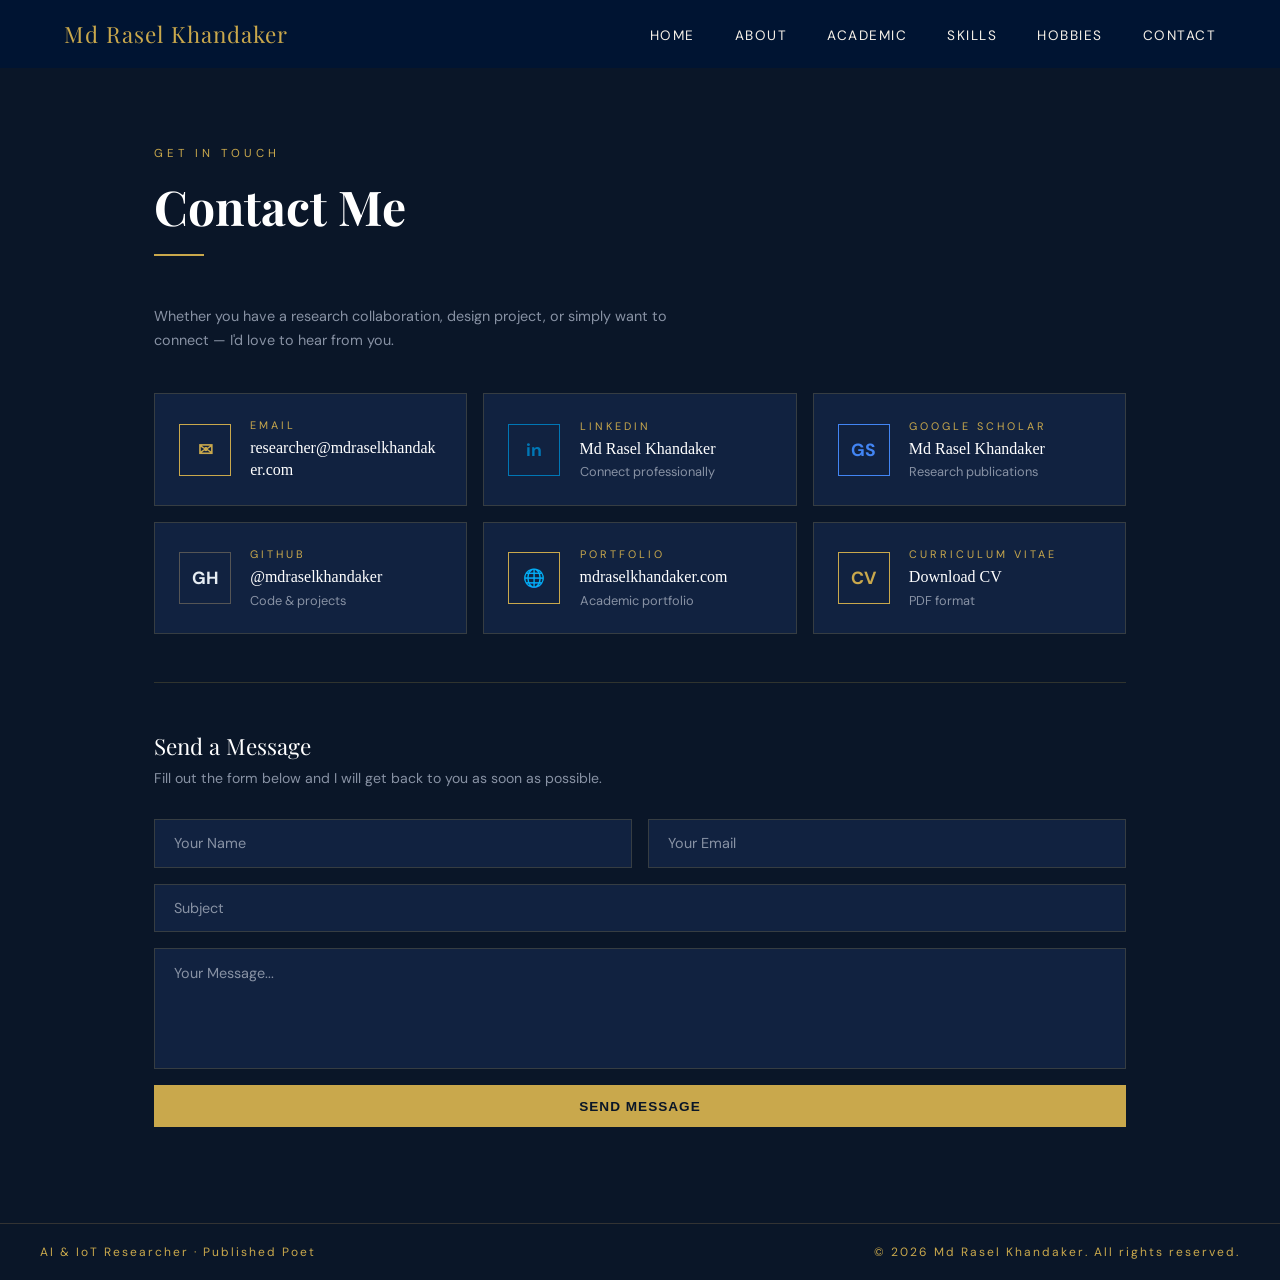
<file: contact.html>
<!DOCTYPE html>
<html lang="en">
<head>
  <meta charset="UTF-8">
  <link rel="stylesheet" href="style.css">
  <meta name="viewport" content="width=device-width, initial-scale=1.0">
  <title>Contact — Md Rasel Khandaker</title>
  <link rel="icon" href="data:image/svg+xml,<svg xmlns=%22http://www.w3.org/2000/svg%22 viewBox=%220 0 100 100%22><text y=%22.9em%22 font-size=%2290%22>📩</text></svg>">
  <style>
    .connect-grid {
      display: grid;
      grid-template-columns: repeat(3, 1fr);
      gap: 1rem;
      margin-bottom: 3rem;
    }
    .connect-box {
      background: var(--navy-mid);
      border: 1px solid var(--border);
      padding: 1.5rem;
      text-decoration: none;
      transition: border-color 0.3s, transform 0.3s;
      display: flex;
      flex-direction: row;
      align-items: center;
      gap: 1.2rem;
    }
    .connect-box:hover {
      border-color: var(--gold);
      transform: translateY(-3px);
    }
    .connect-icon {
      width: 52px;
      height: 52px;
      flex-shrink: 0;
      border: 1px solid var(--border);
      display: flex;
      align-items: center;
      justify-content: center;
      font-weight: 700;
      font-family: 'DM Sans', sans-serif;
      font-size: 1.1rem;
      letter-spacing: 0;
      transition: border-color 0.3s;
    }
    .connect-box:hover .connect-icon { border-color: var(--gold); }
    .connect-text { flex: 1; min-width: 0; }
    .connect-label {
      font-size: 0.68rem;
      letter-spacing: 3px;
      text-transform: uppercase;
      color: var(--gold);
      margin-bottom: 0.3rem;
    }
    .connect-name {
      font-family: 'Times New Roman', Times, serif;
      font-size: 1rem;
      color: var(--white);
      line-height: 1.4;
      word-break: break-word;
    }
    .connect-handle {
      font-size: 0.8rem;
      color: var(--gray);
      margin-top: 0.2rem;
    }
    .form-section {
      border-top: 1px solid var(--border);
      padding-top: 3rem;
    }
    .form-section-title {
      font-family: 'Playfair Display', serif;
      font-size: 1.4rem;
      color: var(--white);
      margin-bottom: 0.5rem;
    }
    .form-section-desc {
      font-size: 0.88rem;
      color: var(--gray);
      margin-bottom: 2rem;
    }
    .form-row {
      display: grid;
      grid-template-columns: 1fr 1fr;
      gap: 1rem;
    }
    @media (max-width: 768px) {
      .connect-grid { grid-template-columns: 1fr 1fr; }
      .form-row { grid-template-columns: 1fr; }
    }
    @media (max-width: 480px) {
      .connect-grid { grid-template-columns: 1fr; }
    }
  </style>
</head>
<body>

<nav>
  <a href="index.html" class="nav-logo">Md Rasel Khandaker</a>
  <ul class="nav-links">
    <li><a href="index.html">Home</a></li>
    <li><a href="about.html">About</a></li>
    <li><a href="research.html">Academic</a></li>
    <li><a href="skills.html">Skills</a></li>
    <li><a href="hobbies.html">Hobbies</a></li>
    <li><a href="contact.html">Contact</a></li>
  </ul>
</nav>

<div class="page">
  <div class="section">
    <p class="section-label">Get In Touch</p>
    <h2 class="section-title">Contact Me</h2>
    <div class="section-divider"></div>
    <p class="card-text" style="max-width: 560px; margin-bottom: 2.5rem;">
      Whether you have a research collaboration, design project, or simply want to connect — I'd love to hear from you.
    </p>

    <div class="connect-grid">

      <a href="mailto:researcher@mdraselkhandaker.com" class="connect-box" target="_blank">
        <div class="connect-icon" style="color:#c9a84c; border-color:#c9a84c;">✉</div>
        <div class="connect-text">
          <div class="connect-label">Email</div>
          <div class="connect-name">researcher@mdraselkhandaker.com</div>
        </div>
      </a>

      <a href="https://www.linkedin.com/in/md-rasel-khandaker-69a0a6354/" class="connect-box" target="_blank">
        <div class="connect-icon" style="color:#0077B5; border-color:#0077B5;">in</div>
        <div class="connect-text">
          <div class="connect-label">LinkedIn</div>
          <div class="connect-name">Md Rasel Khandaker</div>
          <div class="connect-handle">Connect professionally</div>
        </div>
      </a>

      <a href="https://scholar.google.com/citations?user=tlpzG48AAAAJ" class="connect-box" target="_blank">
        <div class="connect-icon" style="color:#4285F4; border-color:#4285F4;">GS</div>
        <div class="connect-text">
          <div class="connect-label">Google Scholar</div>
          <div class="connect-name">Md Rasel Khandaker</div>
          <div class="connect-handle">Research publications</div>
        </div>
      </a>

      <a href="https://github.com/mdraselkhandaker20-png" class="connect-box" target="_blank">
        <div class="connect-icon" style="color:#e6edf3; border-color:#555;">GH</div>
        <div class="connect-text">
          <div class="connect-label">GitHub</div>
          <div class="connect-name">@mdraselkhandaker</div>
          <div class="connect-handle">Code & projects</div>
        </div>
      </a>

      <a href="index.html" class="connect-box">
        <div class="connect-icon" style="color:#c9a84c; border-color:#c9a84c;">🌐</div>
        <div class="connect-text">
          <div class="connect-label">Portfolio</div>
          <div class="connect-name">mdraselkhandaker.com</div>
          <div class="connect-handle">Academic portfolio</div>
        </div>
      </a>

      <a href="cvw.pdf" class="connect-box" target="_blank">
        <div class="connect-icon" style="color:#c9a84c; border-color:#c9a84c;">CV</div>
        <div class="connect-text">
          <div class="connect-label">Curriculum Vitae</div>
          <div class="connect-name">Download CV</div>
          <div class="connect-handle">PDF format</div>
        </div>
      </a>

    </div>

    <!-- Contact Form -->
    <div class="form-section">
      <div class="form-section-title">Send a Message</div>
      <p class="form-section-desc">Fill out the form below and I will get back to you as soon as possible.</p>
      <form class="contact-form" action="https://formspree.io/f/mwvavlje" method="POST">
        <div class="form-row">
          <input type="text" name="name" class="form-input" placeholder="Your Name" required>
          <input type="email" name="email" class="form-input" placeholder="Your Email" required>
        </div>
        <input type="text" name="subject" class="form-input" placeholder="Subject" required>
        <textarea name="message" class="form-input form-textarea" rows="5" placeholder="Your Message..." required></textarea>
        <button type="submit" class="btn-primary" style="border:none; cursor:pointer;">Send Message</button>
      </form>
    </div>

  </div>
</div>

<footer>
  <p style="color: var(--gold); font-size: 0.75rem; letter-spacing: 2px;">AI & IoT Researcher · Published Poet</p>
  <p style="color: var(--gold); font-size: 0.75rem; letter-spacing: 2px;">© 2026 Md Rasel Khandaker. All rights reserved.</p>
</footer>

</body>
</html>
</file>
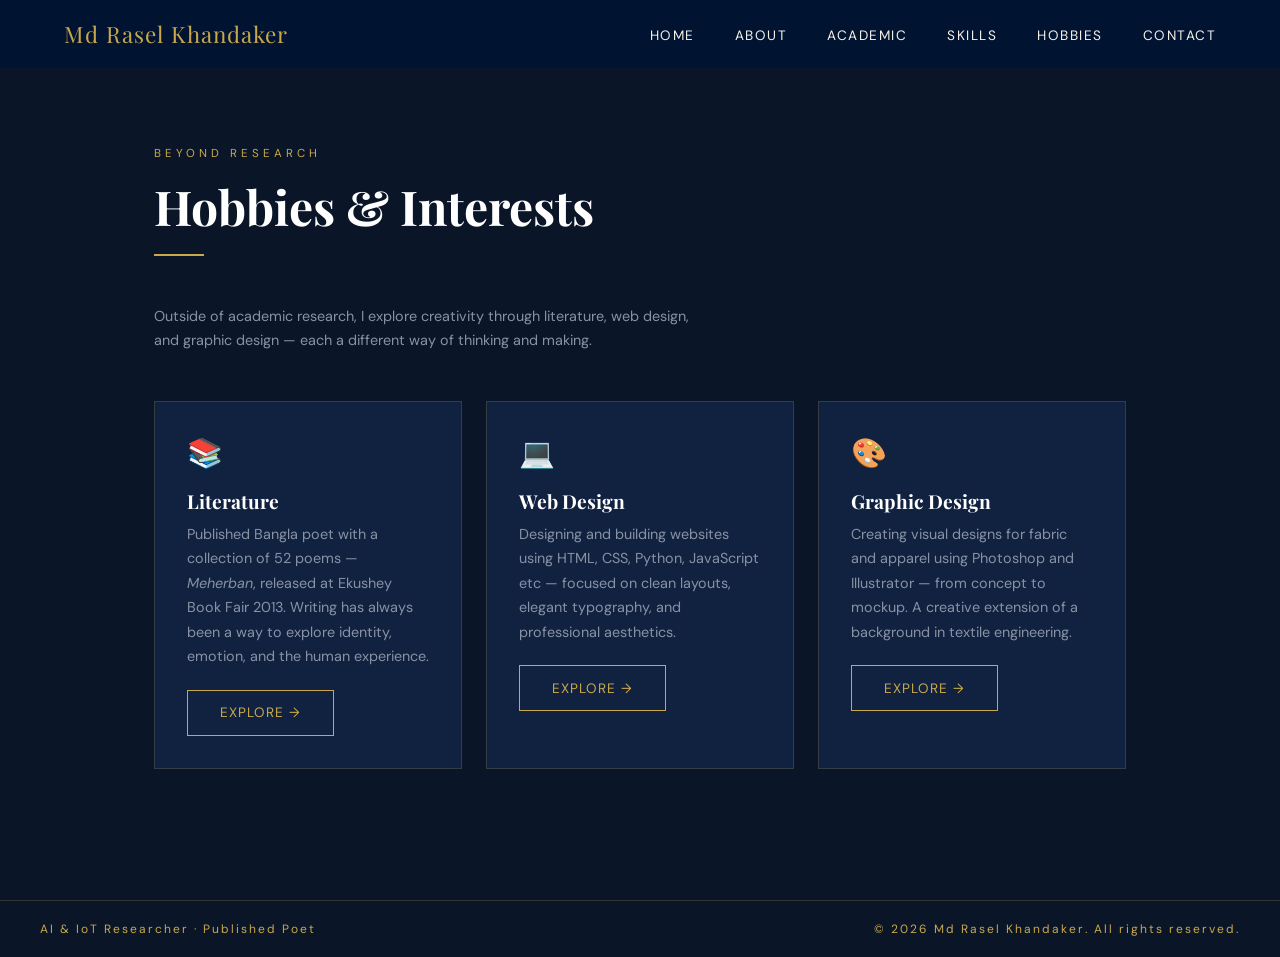
<file: hobbies.html>
<!DOCTYPE html>
<html lang="en">
<head>
  <meta charset="UTF-8" />
  <meta name="viewport" content="width=device-width, initial-scale=1.0" />
  <title>Hobbies — Md Rasel Khandaker</title>
  <link rel="stylesheet" href="style.css" />
  <link rel="icon" type="image/png" href="favicon.png" />
</head>
<body>

<nav>
  <a href="index.html" class="nav-logo">Md Rasel Khandaker</a>
  <ul class="nav-links">
    <li><a href="index.html">Home</a></li>
    <li><a href="about.html">About</a></li>
    <li><a href="research.html">Academic</a></li>
    <li><a href="skills.html">Skills</a></li>
    <li><a href="hobbies.html">Hobbies</a></li>
    <li><a href="contact.html">Contact</a></li>
  </ul>
</nav>

<div class="page">
  <div class="section">
    <p class="section-label">Beyond Research</p>
    <h2 class="section-title">Hobbies & Interests</h2>
    <div class="section-divider"></div>
    <p class="card-text" style="max-width: 560px; margin-bottom: 3rem;">
      Outside of academic research, I explore creativity through literature, web design, and graphic design — each a different way of thinking and making.
    </p>

    <div class="cards-grid">

      <!-- Literature -->
      <div class="card">
        <div class="card-icon">📚</div>
        <h3 class="card-title">Literature</h3>
        <p class="card-text">
          Published Bangla poet with a collection of 52 poems — <em>Meherban</em>, released at Ekushey Book Fair 2013. Writing has always been a way to explore identity, emotion, and the human experience.
        </p>
        <br>
        <a href="literature.html" class="btn-outline" style="display:inline-block;">Explore →</a>
      </div>

      <!-- Web Design -->
      <div class="card" >
        <div class="card-icon">💻</div>
        <h3 class="card-title">Web Design</h3>
        <p class="card-text">
          Designing and building websites using HTML, CSS, Python, JavaScript etc — focused on clean layouts, elegant typography, and professional aesthetics.
        </p>
        <br>
        <a href="webdesign.html" class="btn-outline" style="display:inline-block;">Explore →</a>
      </div>

      <!-- Graphic Design -->
      <div class="card">
        <div class="card-icon">🎨</div>
        <h3 class="card-title">Graphic Design</h3>
        <p class="card-text">
          Creating visual designs for fabric and apparel using Photoshop and Illustrator — from concept to mockup. A creative extension of a background in textile engineering.
        </p>
        <br>
        <a href="graphicdesign.html" class="btn-outline" style="display:inline-block;">Explore →</a>
      </div>

    </div>
  </div>
</div>

<footer>
  <p style="color: var(--gold); font-size: 0.75rem; letter-spacing: 2px;">AI & IoT Researcher · Published Poet</p>
  <p style="color: var(--gold); font-size: 0.75rem; letter-spacing: 2px;">© 2026 Md Rasel Khandaker. All rights reserved.</p>
</footer>

</body>
</html>
</file>
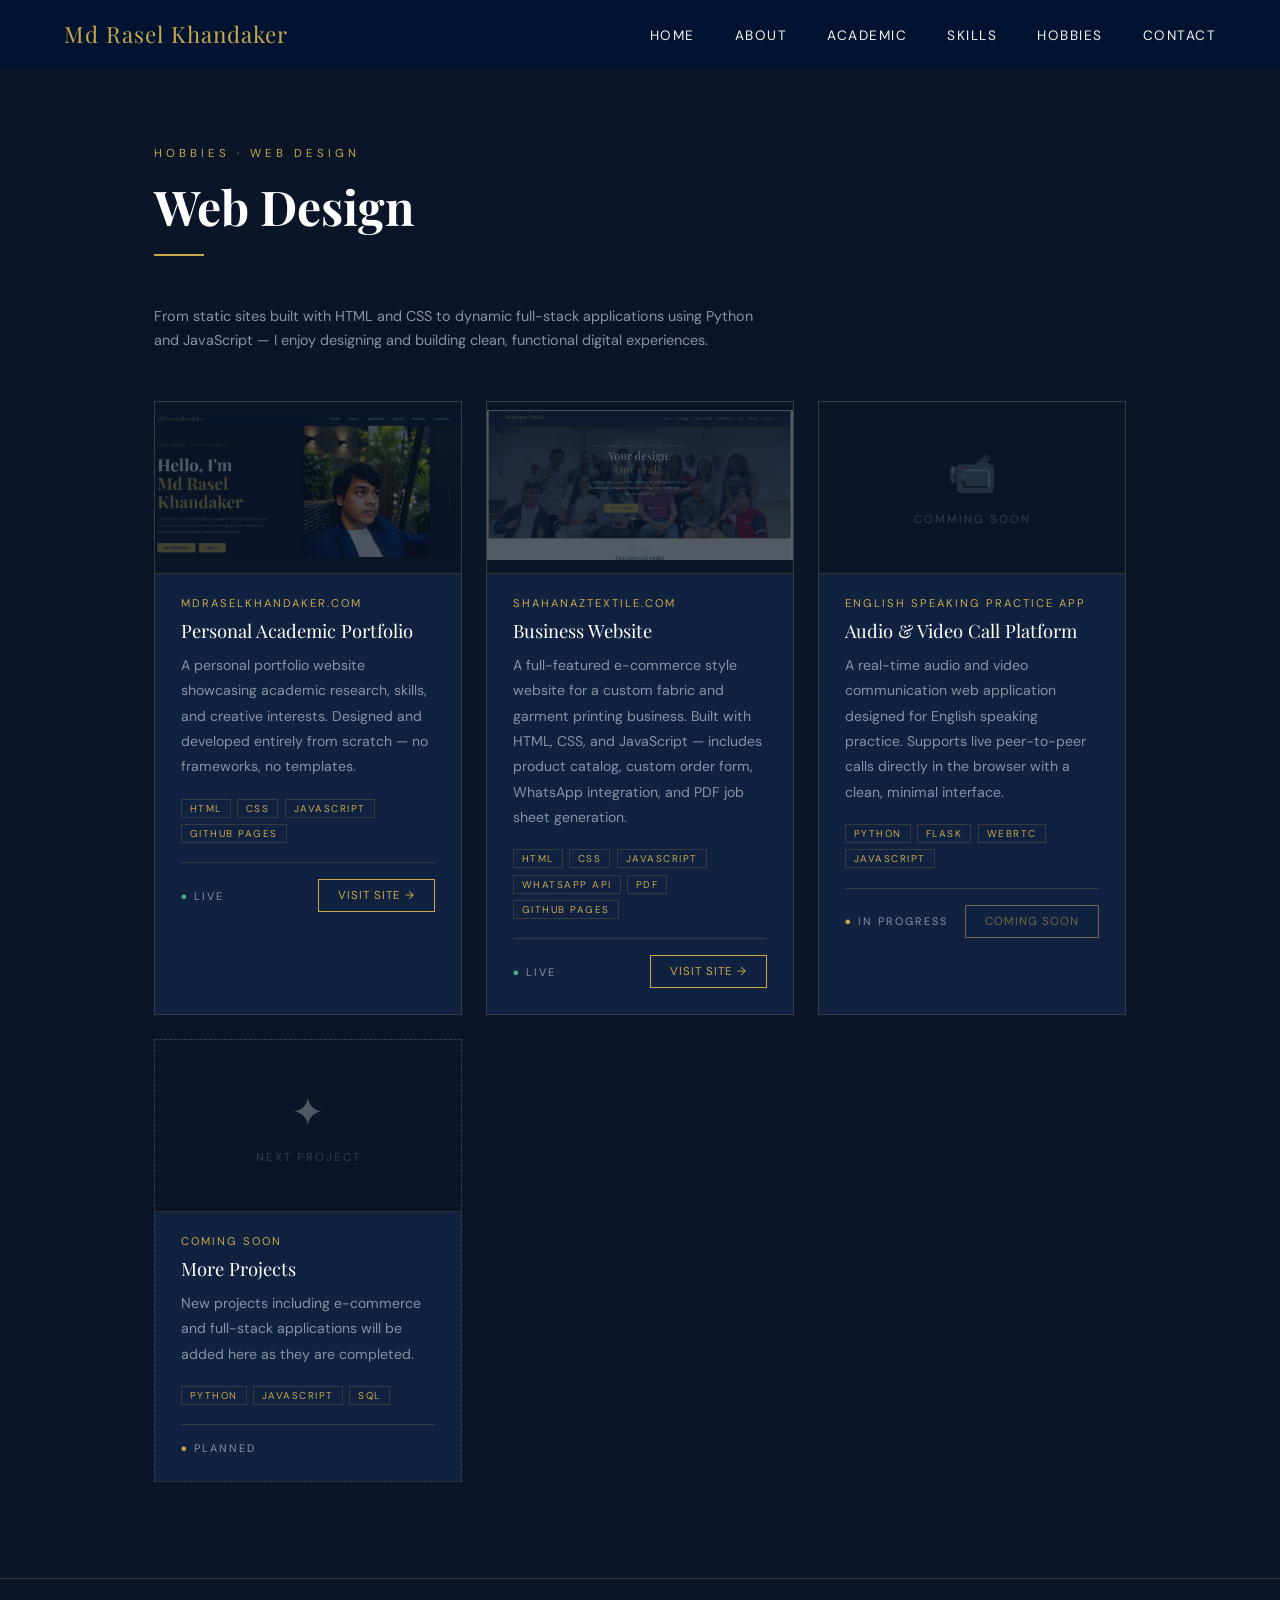
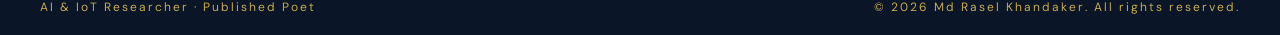
<file: webdesign.html>
<!DOCTYPE html>
<html lang="en">
<head>
  <meta charset="UTF-8" />
  <meta name="viewport" content="width=device-width, initial-scale=1.0" />
  <title>Web Design — Md Rasel Khandaker</title>
  <link rel="stylesheet" href="style.css" />
  <link rel="icon" type="image/png" href="favicon.png" />
  <style>
    .project-card {
      background: var(--navy-mid);
      border: 1px solid var(--border);
      transition: border-color 0.3s, transform 0.3s;
      animation: fadeUp 0.7s ease both;
    }
    .project-card:hover {
      border-color: var(--gold);
      transform: translateY(-4px);
    }
    .project-preview {
      width: 100%;
      aspect-ratio: 16/9;
      overflow: hidden;
      background: #0a1628;
      border-bottom: 1px solid var(--border);
      display: flex;
      align-items: center;
      justify-content: center;
      position: relative;
    }
    .project-preview img {
      width: 100%;
      height: 100%;
      object-fit: cover;
      object-position: top;
      transition: transform 0.5s ease;
    }
    .project-card:hover .project-preview img {
      transform: scale(1.04);
    }
    .preview-placeholder {
      display: flex;
      flex-direction: column;
      align-items: center;
      justify-content: center;
      gap: 0.8rem;
      opacity: 0.3;
    }
    .preview-placeholder span {
      font-size: 2.5rem;
    }
    .preview-placeholder p {
      font-size: 0.72rem;
      letter-spacing: 2px;
      text-transform: uppercase;
      color: var(--gray);
    }
    .project-body {
      padding: 1.4rem 1.6rem 1.6rem;
    }
    .project-url {
      font-size: 0.7rem;
      letter-spacing: 2px;
      color: var(--gold);
      text-transform: uppercase;
      margin-bottom: 0.5rem;
      display: block;
    }
    .project-title {
      font-family: 'Playfair Display', serif;
      font-size: 1.15rem;
      color: var(--white);
      margin-bottom: 0.6rem;
    }
    .project-desc {
      font-size: 0.88rem;
      color: var(--gray);
      line-height: 1.8;
      margin-bottom: 1.2rem;
    }
    .project-stack {
      display: flex;
      gap: 0.4rem;
      flex-wrap: wrap;
      margin-bottom: 1.2rem;
    }
    .stack-tag {
      font-size: 0.62rem;
      letter-spacing: 1.5px;
      text-transform: uppercase;
      color: var(--gold);
      border: 1px solid var(--border);
      padding: 2px 8px;
    }
    .project-footer {
      display: flex;
      align-items: center;
      justify-content: space-between;
      padding-top: 1rem;
      border-top: 1px solid var(--border);
    }
    .project-status {
      font-size: 0.68rem;
      letter-spacing: 2px;
      text-transform: uppercase;
      color: var(--gray);
    }
    .project-status.live::before {
      content: '● ';
      color: #4caf82;
    }
    .project-status.progress::before {
      content: '● ';
      color: var(--gold);
    }
    .coming-soon {
      border-style: dashed !important;
      opacity: 0.45;
    }
  </style>
</head>
<body>

<nav>
  <a href="index.html" class="nav-logo">Md Rasel Khandaker</a>
  <ul class="nav-links">
    <li><a href="index.html">Home</a></li>
    <li><a href="about.html">About</a></li>
    <li><a href="research.html">Academic</a></li>
    <li><a href="skills.html">Skills</a></li>
    <li><a href="hobbies.html">Hobbies</a></li>
    <li><a href="contact.html">Contact</a></li>
  </ul>
</nav>

<div class="page">
  <div class="section">
    <p class="section-label">Hobbies · Web Design</p>
    <h2 class="section-title">Web Design</h2>
    <div class="section-divider"></div>
    <p class="card-text" style="max-width: 600px; margin-bottom: 3rem;">
      From static sites built with HTML and CSS to dynamic full-stack applications using Python and JavaScript — I enjoy designing and building clean, functional digital experiences.
    </p>

    <div class="cards-grid">

      <!-- Portfolio Site -->
      <div class="project-card">
        <div class="project-preview">
          <!-- Replace with actual screenshot: img/webdesign/portfolio-preview.jpg -->
          <div class="preview-placeholder">
            <p><img src="images/web/web1.png" alt="Portfolio" ></p>
          </div>
        </div>
        <div class="project-body">
          <span class="project-url">mdraselkhandaker.com</span>
          <div class="project-title">Personal Academic Portfolio</div>
          <p class="project-desc">
            A personal portfolio website showcasing academic research, skills, and creative interests. Designed and developed entirely from scratch — no frameworks, no templates.
          </p>
          <div class="project-stack">
            <span class="stack-tag">HTML</span>
            <span class="stack-tag">CSS</span>
            <span class="stack-tag">JavaScript</span>
            <span class="stack-tag">GitHub Pages</span>
          </div>
          <div class="project-footer">
            <span class="project-status live">Live</span>
            <a href="https://mdraselkhandaker.com" target="_blank" class="btn-outline" style="display:inline-block; padding: 0.5rem 1.2rem; font-size:0.72rem;">Visit Site →</a>
          </div>
        </div>
      </div>

      <!-- Portfolio Site -->
      <div class="project-card">
        <div class="project-preview">
          <!-- Replace with actual screenshot: img/webdesign/portfolio-preview.jpg -->
          <div class="preview-placeholder">
            <p><img src="images/web/web2.png" alt="Portfolio" ></p>
          </div>
        </div>
        <div class="project-body">
          <span class="project-url">shahanaztextile.com</span>
          <div class="project-title">Business Website</div>
          <p class="project-desc">
            A full-featured e-commerce style website for a custom fabric and garment printing business. Built with HTML, CSS, and JavaScript — includes product catalog, custom order form, WhatsApp integration, and PDF job sheet generation.
          </p>
          <div class="project-stack">
            <span class="stack-tag">HTML</span>
            <span class="stack-tag">CSS</span>
            <span class="stack-tag">JavaScript</span>
            <span class="stack-tag">WhatsApp API</span>
            <span class="stack-tag">PDF</span>
            <span class="stack-tag">GitHub Pages</span>
          </div>
          <div class="project-footer">
            <span class="project-status live">Live</span>
            <a href="https://shahanaztextile.com" target="_blank" class="btn-outline" style="display:inline-block; padding: 0.5rem 1.2rem; font-size:0.72rem;">Visit Site →</a>
          </div>
        </div>
      </div>
      
      <!-- Audio/Video Call App -->
      <div class="project-card">
        <div class="project-preview">
          <!-- Replace with actual screenshot: img/webdesign/callapp-preview.jpg -->
          <div class="preview-placeholder">
            <span>📹</span>
            <p>comming soon</p>
          </div>
        </div>
        <div class="project-body">
          <span class="project-url">English Speaking Practice App</span>
          <div class="project-title">Audio & Video Call Platform</div>
          <p class="project-desc">
            A real-time audio and video communication web application designed for English speaking practice. Supports live peer-to-peer calls directly in the browser with a clean, minimal interface.
          </p>
          <div class="project-stack">
            <span class="stack-tag">Python</span>
            <span class="stack-tag">Flask</span>
            <span class="stack-tag">WebRTC</span>
            <span class="stack-tag">JavaScript</span>
          </div>
          <div class="project-footer">
            <span class="project-status progress">In Progress</span>
            <a href="#" class="btn-outline" style="display:inline-block; padding: 0.5rem 1.2rem; font-size:0.72rem; opacity:0.5; pointer-events:none;">Coming Soon</a>
          </div>
        </div>
      </div>

      <!-- Coming Soon -->
      <div class="project-card coming-soon">
        <div class="project-preview">
          <div class="preview-placeholder">
            <span>✦</span>
            <p>Next project</p>
          </div>
        </div>
        <div class="project-body">
          <span class="project-url">Coming Soon</span>
          <div class="project-title">More Projects</div>
          <p class="project-desc">
            New projects including e-commerce and full-stack applications will be added here as they are completed.
          </p>
          <div class="project-stack">
            <span class="stack-tag">Python</span>
            <span class="stack-tag">JavaScript</span>
            <span class="stack-tag">SQL</span>
          </div>
          <div class="project-footer">
            <span class="project-status progress">Planned</span>
          </div>
        </div>
      </div>

    </div>
  </div>
</div>

<footer>
  <p style="color: var(--gold); font-size: 0.75rem; letter-spacing: 2px;">AI & IoT Researcher · Published Poet</p>
  <p style="color: var(--gold); font-size: 0.75rem; letter-spacing: 2px;">© 2026 Md Rasel Khandaker. All rights reserved.</p>
</footer>

</body>
</html>
</file>
<file: style.css>
@import url('https://fonts.googleapis.com/css2?family=Playfair+Display:wght@400;600;700&family=DM+Sans:wght@300;400;500&display=swap');

:root {
  --navy: #0a1628;
  --navy-mid: #112240;
  --gold: #c9a84c;
  --gold-light: #e8c97a;
  --cream: #f5f0e8;
  --white: #ffffff;
  --gray: #8892a4;
  --border: rgba(201, 168, 76, 0.2);
}

* { margin: 0; padding: 0; box-sizing: border-box; }

html { scroll-behavior: smooth; }

body {
  font-family: 'DM Sans', sans-serif;
  background: var(--navy);
  color: var(--cream);
  min-height: 100vh;
}

/* ─── NAVBAR ─── */
nav {
  position: fixed;
  top: 0; left: 0; right: 0;
  z-index: 100;
  display: flex;
  align-items: center;
  justify-content: space-between;
  padding: 1.2rem 4rem;
  background: rgba(1, 21, 51, 0.92);
  backdrop-filter: blur(12px);
  }

.nav-logo {
  font-family: 'Playfair Display', serif;
  font-size: 1.4rem;
  color: var(--gold);
  text-decoration: none;
  letter-spacing: 1px;
}

.nav-links {
  display: flex;
  gap: 2.5rem;
  list-style: none;
}

.nav-links a {
  color: var(--cream);
  text-decoration: none;
  font-size: 0.85rem;
  font-weight: 400;
  letter-spacing: 1.5px;
  text-transform: uppercase;
  transition: color 0.3s;
  position: relative;
}

.nav-links a::after {
  content: '';
  position: absolute;
  bottom: -4px; left: 0;
  width: 0; height: 1px;
  background: var(--gold);
  transition: width 0.3s;
}

.nav-links a:hover { color: var(--gold); }
.nav-links a:hover::after { width: 100%; }

/* ─── PAGE WRAPPER ─── */
.page {
  padding-top: 50px;
  min-height: 100vh;
}

/* ─── HERO (HOME) ─── */
.hero {
  min-height: 100vh;
  display: flex;
  align-items: center;
  padding: 0 4rem;
  position: relative;
  overflow: hidden;
}

.hero::before {
  content: '';
  position: absolute;
  top: -200px; right: -200px;
  width: 600px; height: 600px;
  border-radius: 50%;
  background: radial-gradient(circle, rgba(201,168,76,0.08) 0%, transparent 70%);
  pointer-events: none;
}

.hero-content { max-width: 700px; animation: fadeUp 1s ease both; }

.hero-tag {
  display: inline-block;
  font-size: 0.75rem;
  letter-spacing: 3px;
  text-transform: uppercase;
  color: var(--gold);
  border: 2px solid var(--border);
  padding: 0.4rem 1rem;
  margin-bottom: 2rem;
}

.hero-name {
  font-family: 'Playfair Display', serif;
  font-size: clamp(2.8rem, 6vw, 5rem);
  line-height: 1.1;
  color: var(--white);
  margin-bottom: 1.5rem;
}

.hero-name span { color: var(--gold); }

.hero-desc {
  font-size: 1.05rem;
  font-family: 'Playfair Display', serif;
  color: var(--gray);
  line-height: 1.8;
  margin-bottom: 2.5rem;
  max-width: 520px;
}

.hero-btns { display: flex; gap: 1rem; flex-wrap: wrap; }


.btn-primary {
  background: var(--gold);
  color: var(--navy);
  padding: 0.85rem 2rem;
  font-size: 0.85rem;
  font-weight: 600;
  letter-spacing: 1px;
  text-transform: uppercase;
  text-decoration: none;
  transition: background 0.3s, transform 0.2s;
}

.btn-primary:hover {
  background: var(--gold-light);
  transform: translateY(-2px);
}

.btn-outline {
  border: 1px solid var(--gold);
  color: var(--gold);
  padding: 0.85rem 2rem;
  font-size: 0.85rem;
  letter-spacing: 1px;
  text-transform: uppercase;
  text-decoration: none;
  transition: all 0.3s;
}

.btn-outline:hover {
  background: var(--gold);
  color: var(--navy);
}

.hero-line {
  position: absolute;
  right: 4rem; top: 50%;
  transform: translateY(-50%);
  width: 1px; height: 200px;
  background: linear-gradient(to bottom, transparent, var(--gold), transparent);
}

.btn:hover {
  background: #3b3b39;
}
.hero-img img {
  width: 600px;
  height: 800px;
  object-fit: cover;
  border-radius: 20px;
  filter: contrast(1.1) brightness(0.9);
  box-shadow: 0 20px 40px rgba(0,0,0,0.4);
  transition: transform 0.4s ease;
}
.hero-img img:hover {
  transform: scale(1.03);
}
/* ─── SECTION STYLES ─── */
.section {
  padding: 6rem 4rem;
  max-width: 1100px;
  margin: 0 auto;
}

.section-label {
  font-size: 0.72rem;
  letter-spacing: 4px;
  text-transform: uppercase;
  color: var(--gold);
  margin-bottom: 0.8rem;
}

.section-title {
  font-family: 'Playfair Display', serif;
  font-size: clamp(2rem, 4vw, 3rem);
  color: var(--white);
  margin-bottom: 1rem;
}

.section-divider {
  width: 50px; height: 2px;
  background: var(--gold);
  margin-bottom: 3rem;
}

/* ─── CARDS ─── */
.cards-grid {
  display: grid;
  grid-template-columns: repeat(auto-fit, minmax(300px, 1fr));
  gap: 1.5rem;
  margin-top: 2rem;
}

.card {
  background: var(--navy-mid);
  border: 1px solid var(--border);
  padding: 2rem;
  transition: border-color 0.3s, transform 0.3s;
  animation: fadeUp 0.8s ease both;
}

.card:hover {
  border-color: var(--gold);
  transform: translateY(-4px);
}

.card-icon {
  font-size: 1.8rem;
  margin-bottom: 1rem;
}

.card-title {
  font-family: 'Playfair Display', serif;
  font-size: 1.2rem;
  color: var(--white);
  margin-bottom: 0.5rem;
}

.card-text {
  font-size: 0.9rem;
  color: var(--gray);
  line-height: 1.7;
}
    

/* ─── SKILLS ─── */
.skills-grid {
  display: grid;
  grid-template-columns: repeat(auto-fit, minmax(240px, 1fr));
  gap: 2rem;
}

.skill-category { margin-bottom: 1rem; }

.skill-category-title {
  font-size: 0.75rem;
  letter-spacing: 3px;
  text-transform: uppercase;
  color: var(--gold);
  margin-bottom: 1.2rem;
  padding-bottom: 0.5rem;
  border-bottom: 1px solid var(--border);
}

.skill-item {
  display: flex;
  align-items: center;
  gap: 0.8rem;
  margin-bottom: 1rem;
}

.skill-dot {
  width: 6px; height: 6px;
  border-radius: 50%;
  background: var(--gold);
  flex-shrink: 0;
}

.skill-name {
  font-size: 0.9rem;
  color: var(--cream);
}

/* ─── CONTACT ─── */
.contact-grid {
  display: grid;
  grid-template-columns: 1fr 1fr;
  gap: 4rem;
  align-items: start;
}

.contact-info p {
  color: var(--gray);
  line-height: 1.8;
  margin-bottom: 2rem;
}

.contact-links { display: flex; flex-direction: column; gap: 1rem; }

.contact-link {
  display: flex;
  align-items: center;
  gap: 1rem;
  color: var(--cream);
  text-decoration: none;
  font-size: 0.9rem;
  transition: color 0.3s;
}

.contact-link:hover { color: var(--gold); }

.contact-link-icon {
  width: 36px; height: 36px;
  border: 1px solid var(--border);
  display: flex;
  align-items: center;
  justify-content: center;
  font-size: 1rem;
  transition: border-color 0.3s;
}

.contact-link:hover .contact-link-icon { border-color: var(--gold); }

.contact-form { display: flex; flex-direction: column; gap: 1rem; }

.form-input, .form-textarea {
  background: var(--navy-mid);
  border: 1px solid var(--border);
  color: var(--cream);
  padding: 0.9rem 1.2rem;
  font-family: 'DM Sans', sans-serif;
  font-size: 0.9rem;
  transition: border-color 0.3s;
  outline: none;
  resize: none;
}

.form-input:focus, .form-textarea:focus { border-color: var(--gold); }
.form-input::placeholder, .form-textarea::placeholder { color: var(--gray); }

/* ─── ABOUT ─── */
.about-grid {
  display: grid;
  grid-template-columns: 1fr 2fr;
  gap: 4rem;
  align-items: start;
}

.about-sidebar { position: sticky; top: 100px; }        

.about-photo-placeholder {
  width: 100%;
  aspect-ratio: 3/4;
  background: var(--navy-mid);
  border: 1px solid var(--border);
  display: flex;
  align-items: center;
  justify-content: center;
  font-size: 4rem;
  color: var(--gray);
  margin-bottom: 1.5rem;
}

.about-quick { display: flex; flex-direction: column; gap: 0.8rem; }

.about-quick-item {
  display: flex;
  flex-direction: column;
  gap: 0.2rem;
  padding-bottom: 0.8rem;
  border-bottom: 1px solid var(--border);
}

.about-quick-label {
  font-size: 0.68rem;
  letter-spacing: 2px;
  text-transform: uppercase;
  color: var(--gold);
}

.about-quick-value { font-size: 0.9rem; color: var(--cream); }

.about-body p {
  color: var(--gray);
  line-height: 1.9;
  margin-bottom: 1.5rem;
}

/* ─── POETRY ─── */
.poem-card {
  background: var(--navy-mid);
  border: 1px solid var(--border);
  border-left: 3px solid var(--gold);
  padding: 2rem;
  margin-bottom: 1.5rem;
  transition: transform 0.3s;
}

.poem-card:hover { transform: translateX(6px); }

.poem-title {
  font-family: 'Playfair Display', serif;
  font-size: 1.1rem;
  color: var(--white);
  margin-bottom: 0.8rem;
}

.poem-excerpt {
  font-size: 0.9rem;
  color: var(--gray);
  line-height: 1.9;
  font-style: italic;
}

.poem-meta {
  margin-top: 1rem;
  font-size: 0.72rem;
  letter-spacing: 2px;
  text-transform: uppercase;
  color: var(--gold);
}

/* ─── FOOTER ─── */
footer {
  display: flex;
  justify-content: space-between;
  align-items: center;
  padding: 20px 40px;
  border-top: 1px solid #333;
}

.footer-left {
  color: #f5c542;
  font-size: 10px;
}

.footer-right {
  color: #f5c542;
  font-size: 12px;
  letter-spacing: 2px;
}

/* ─── ANIMATIONS ─── */
@keyframes fadeUp {
  from { opacity: 0; transform: translateY(30px); }
  to { opacity: 1; transform: translateY(0); }
}

.card:nth-child(1) { animation-delay: 0.1s; }
.card:nth-child(2) { animation-delay: 0.2s; }
.card:nth-child(3) { animation-delay: 0.3s; }

/* ─── RESPONSIVE ─── */
@media (max-width: 768px) {
  nav { padding: 1rem 1.5rem; flex-wrap: wrap; gap: 0.5rem; }
  .nav-links { gap: 0.8rem; flex-wrap: wrap; }
  .nav-links a { font-size: 0.75rem; letter-spacing: 1px; }
  .hero { padding: 6rem 1.5rem 3rem; flex-direction: column; }
  .hero-content { max-width: 100%; }
  .hero-img img { width: 100%; height: auto; margin-top: 2rem; }
  .hero-line { display: none; }
  .section { padding: 4rem 1.5rem; }
  .about-grid, .contact-grid { grid-template-columns: 1fr; gap: 2rem; }
  footer { flex-direction: column; gap: 0.5rem; text-align: center; }
  .page { padding-top: 90px; } 
  .about-sidebar { position: relative; top: 0; }
}

/* ─── PHOTO GALLERY — about page ─── */

.gallery-section {
  margin-top: 4rem;
  padding-top: 3rem;
  border-top: 1px solid var(--border);
}

.gallery-section .section-label {
  margin-bottom: 0.8rem;
}

.gallery-section .section-title {
  margin-bottom: 0.5rem;
}

/* ── Main Slideshow ── */
.gallery-slideshow {
  position: relative;
  width: 100%;
  aspect-ratio: 16/7;
  overflow: hidden;
  border: 1px solid var(--border);
  margin-bottom: 0.8rem;
}

.gallery-slideshow img {
  position: absolute;
  inset: 0;
  width: 100%;
  height: 100%;
  object-fit: cover;
  object-position: center;
  opacity: 0;
  transition: opacity 1.2s ease;
}

.gallery-slideshow img.active {
  opacity: 1;
}

/* slideshow dots */
.gallery-dots {
  display: flex;
  justify-content: center;
  gap: 6px;
  margin-bottom: 3rem;
}

.gallery-dot {
  width: 6px;
  height: 6px;
  border-radius: 50%;
  background: var(--border);
  transition: background 0.3s;
  cursor: pointer;
}

.gallery-dot.active {
  background: var(--gold);
}

/* ── Thumbnail Grid ── */
.gallery-grid {
  display: grid;
  grid-template-columns: repeat(3, 1fr);
  gap: 1rem;
}

.gallery-thumb {
  cursor: pointer;
}

.gallery-thumb-img {
  width: 100%;
  aspect-ratio: 4/3;
  overflow: hidden;
  border: 1px solid var(--border);
  transition: border-color 0.3s;
}

.gallery-thumb:hover .gallery-thumb-img {
  border-color: var(--gold);
}

.gallery-thumb-img img {
  width: 100%;
  height: 100%;
  object-fit: cover;
  transition: transform 0.4s ease;
  display: block;
}

.gallery-thumb:hover .gallery-thumb-img img {
  transform: scale(1.05);
}

.gallery-thumb-caption {
  padding: 0.6rem 0;
  font-size: 0.75rem;
  color: var(--gray);
  letter-spacing: 1px;
  line-height: 1.5;
}

.gallery-thumb-caption strong {
  display: block;
  color: var(--cream);
  font-size: 0.82rem;
  margin-bottom: 2px;
}

/* ── Responsive ── */
@media (max-width: 768px) {
  .gallery-grid { grid-template-columns: repeat(2, 1fr); }
  .gallery-slideshow { aspect-ratio: 16/9; }
}

@media (max-width: 480px) {
  .gallery-grid { grid-template-columns: 1fr; }
}


/*-meherban-*/
.poem-grid {
  max-width: 700px;
  margin: 0 auto;
  padding: 0 2rem 6rem;
  display: flex;
  flex-direction: column;
  gap: 0;
}
.poem-box {
  padding: 3rem 2rem;
  text-align: center;
  border-bottom: 1px solid var(--border);
  scroll-margin-top: 90px;
  background: rgba(17, 34, 64, 0.8);   
  border: 1px solid var(--border);
  border-radius: 4px;
  margin-bottom: 1rem;
}
.poem-text {
  text-align: center;
  white-space: pre-line;
  line-height: 2; 
  font-size: 1.05rem;
  color: white;
  opacity: 0.4;
  font-family: 'Playfair Display', serif; 
}
.poem-number {
  font-size: 0.72rem;
  letter-spacing: 4px;
  color: var(--gold);
  opacity: 0.9;
  margin-bottom: 1rem;
}
.back-to-top {
  display: inline-block;
  margin-top: 1.5rem;
  font-size: 0.7rem;
  letter-spacing: 2px;
  text-transform: uppercase;
  color: var(--gold);
  text-decoration: none;
  opacity: 0.6;
  transition: opacity 0.2s;
}
.back-to-top:hover { opacity: 1; }
.meherban-hero {
  text-align: center;
  padding: 5rem 2rem 3rem;
  max-width: 600px;
  margin: 0 auto;
}
.meherban-cover {
  width: 220px;
  height: auto;
  object-fit: cover;
  border-radius: 2px;
  border: 1px solid var(--border);
  box-shadow: 0 20px 50px rgba(0,0,0,0.5);
  margin: 2rem auto;
  display: block;
}
.meherban-intro {
  color: var(--gray);
  font-size: 0.92rem;
  line-height: 1.9;
  text-align: justify;
  margin-top: 1.5rem;
}
.suchi-section {
  max-width: 700px;
  margin: 0 auto;
  padding: 3rem 2rem;
  border-top: 1px solid var(--border);
}
.suchi-hint {
  font-size: 0.75rem;
  color: var(--gray);
  letter-spacing: 1px;
  margin-bottom: 1.5rem;
  font-style: italic;
}
.suchi-label {
  font-size: 0.7rem;
  letter-spacing: 4px;
  text-transform: uppercase;
  color: var(--gold);
  margin-bottom: 0.6rem;
}
.suchi-title {
  font-family: 'Playfair Display', serif;
  font-size: 1.6rem;
  color: var(--cream);
  margin-bottom: 2rem;
}
.suchi-grid {
  display: grid;
  grid-template-columns: 1fr 1fr 1fr;
  gap: 0;
}
.suchi-item {
  display: flex;
  align-items: baseline;
  gap: 10px;
  padding: 10px 12px;
  border-bottom: 1px solid var(--border);
  text-decoration: none;
  transition: background 0.2s, padding-left 0.2s;
}
.suchi-item:hover {
  background: rgba(201, 168, 76, 0.06);
  padding-left: 18px;
}
.suchi-num {
  font-size: 0.68rem;
  color: var(--gold);
  letter-spacing: 1px;
  flex-shrink: 0;
  opacity: 0.7;
  font-family: 'DM Sans', sans-serif;
}
.suchi-name {
  font-size: 0.9rem;
  color: var(--cream);
  font-family: 'Playfair Display', serif;
  line-height: 1.5;
}
@media (max-width: 768px) {
  .suchi-grid { grid-template-columns: 1fr 1fr 1fr; }
  .meherban-hero { padding: 3rem 1.5rem 2rem; }
  .suchi-section { padding: 2rem 1.5rem; }
  .poem-grid { padding: 0 1.5rem 4rem;  }
}
</file>
